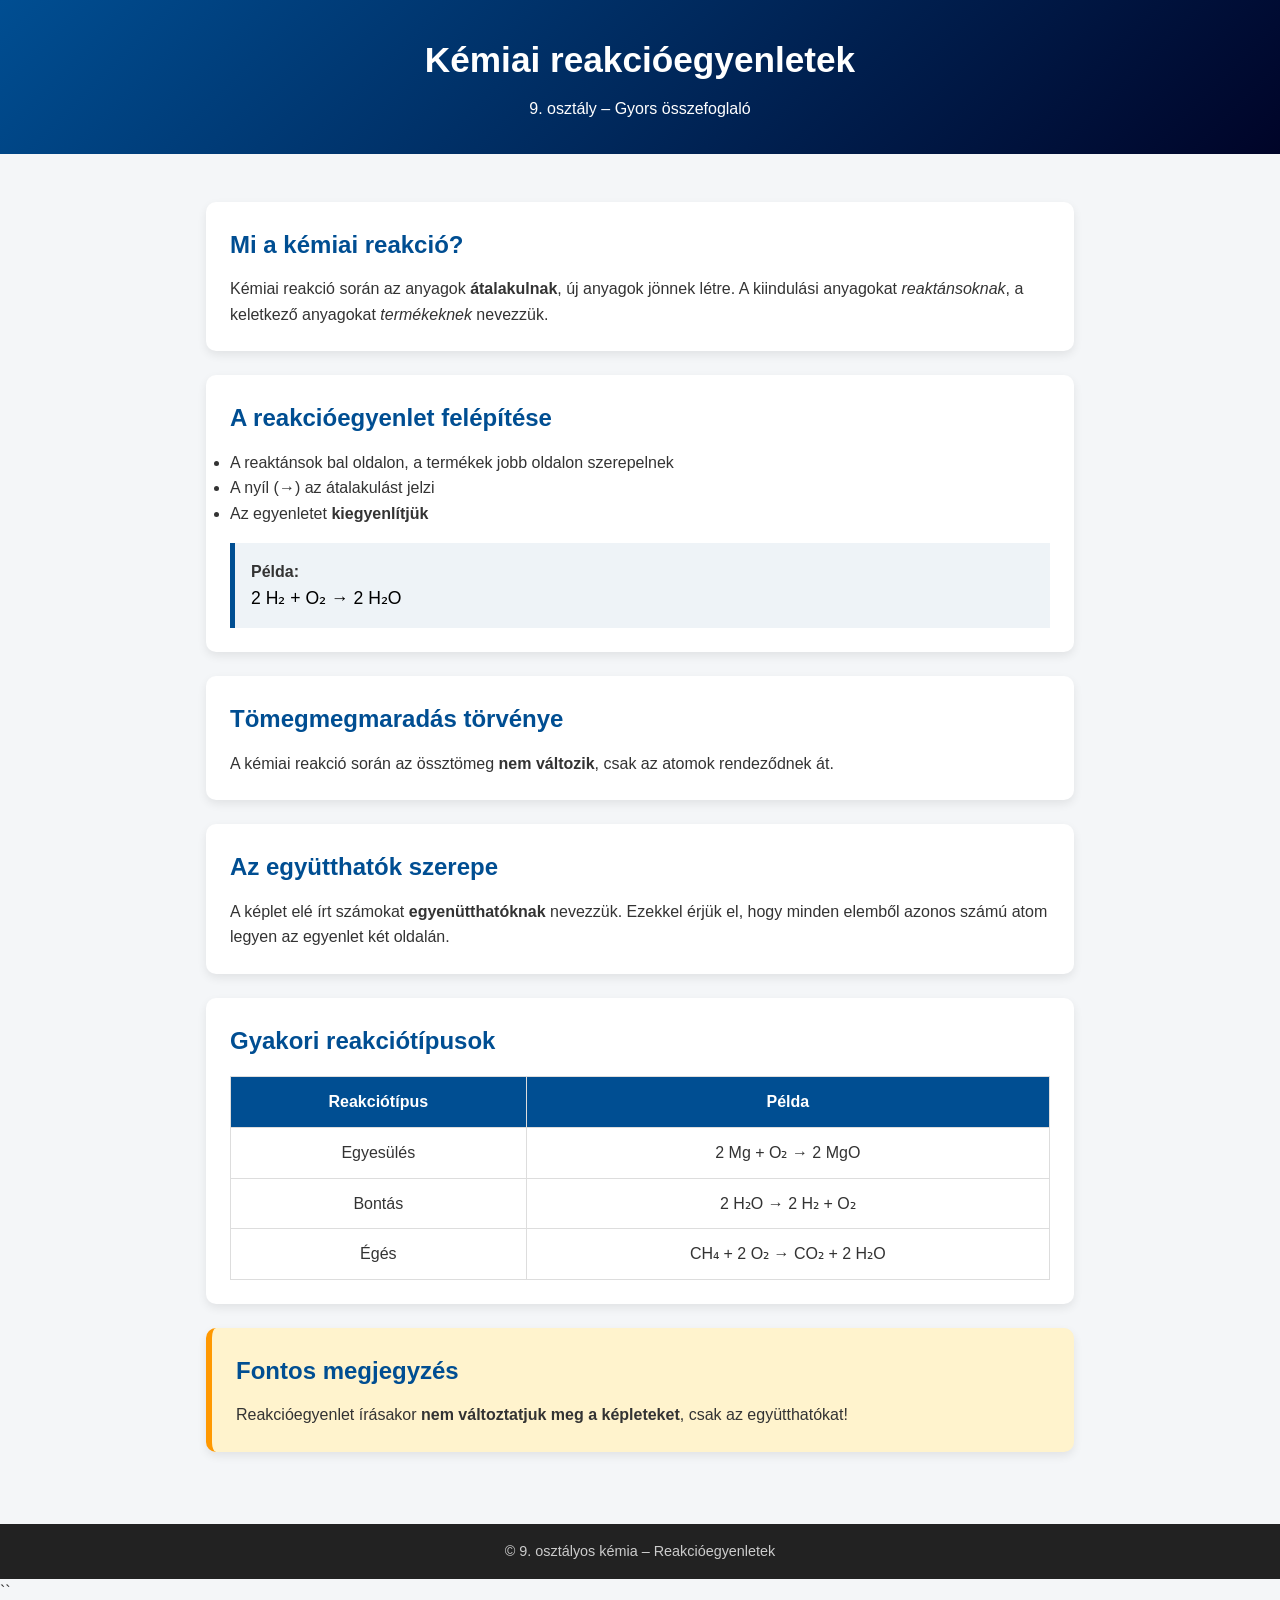
<file: kemia.html>
<!DOCTYPE html>
<html lang="hu">
<head>
    <meta charset="UTF-8">
    <title>Kémiai reakcióegyenletek – 9. osztály</title>
    <link rel="stylesheet" href="stilus.css">
</head>
<body>

<header>
    <h1>Kémiai reakcióegyenletek</h1>
    <p>9. osztály – Gyors összefoglaló</p>
</header>

<main>

<section>
    <h2>Mi a kémiai reakció?</h2>
    <p>
        Kémiai reakció során az anyagok <strong>átalakulnak</strong>, új anyagok jönnek létre.
        A kiindulási anyagokat <em>reaktánsoknak</em>, a keletkező anyagokat <em>termékeknek</em> nevezzük.
    </p>
</section>

<section>
    <h2>A reakcióegyenlet felépítése</h2>
    <ul>
        <li>A reaktánsok bal oldalon, a termékek jobb oldalon szerepelnek</li>
        <li>A nyíl (<strong>→</strong>) az átalakulást jelzi</li>
        <li>Az egyenletet <strong>kiegyenlítjük</strong></li>
    </ul>

    <div class="pelda">
        <strong>Példa:</strong><br>
        <code>2 H₂ + O₂ → 2 H₂O</code>
    </div>
</section>

<section>
    <h2>Tömegmegmaradás törvénye</h2>
    <p>
        A kémiai reakció során az össztömeg <strong>nem változik</strong>,
        csak az atomok rendeződnek át.
    </p>
</section>

<section>
    <h2>Az együtthatók szerepe</h2>
    <p>
        A képlet elé írt számokat <strong>egyenütthatóknak</strong> nevezzük.
        Ezekkel érjük el, hogy minden elemből azonos számú atom legyen az egyenlet két oldalán.
    </p>
</section>

<section>
    <h2>Gyakori reakciótípusok</h2>

    <table>
        <tr>
            <th>Reakciótípus</th>
            <th>Példa</th>
        </tr>
        <tr>
            <td>Egyesülés</td>
            <td>2 Mg + O₂ → 2 MgO</td>
        </tr>
        <tr>
            <td>Bontás</td>
            <td>2 H₂O → 2 H₂ + O₂</td>
        </tr>
        <tr>
            <td>Égés</td>
            <td>CH₄ + 2 O₂ → CO₂ + 2 H₂O</td>
        </tr>
    </table>

</section>

<section class="kiemelt">
    <h2>Fontos megjegyzés</h2>
    <p>
        Reakcióegyenlet írásakor <strong>nem változtatjuk meg a képleteket</strong>,
        csak az együtthatókat!
    </p>
</section>

</main>

<footer>
    <p>© 9. osztályos kémia – Reakcióegyenletek</p>
</footer>

</body>
</html>
``
</file>
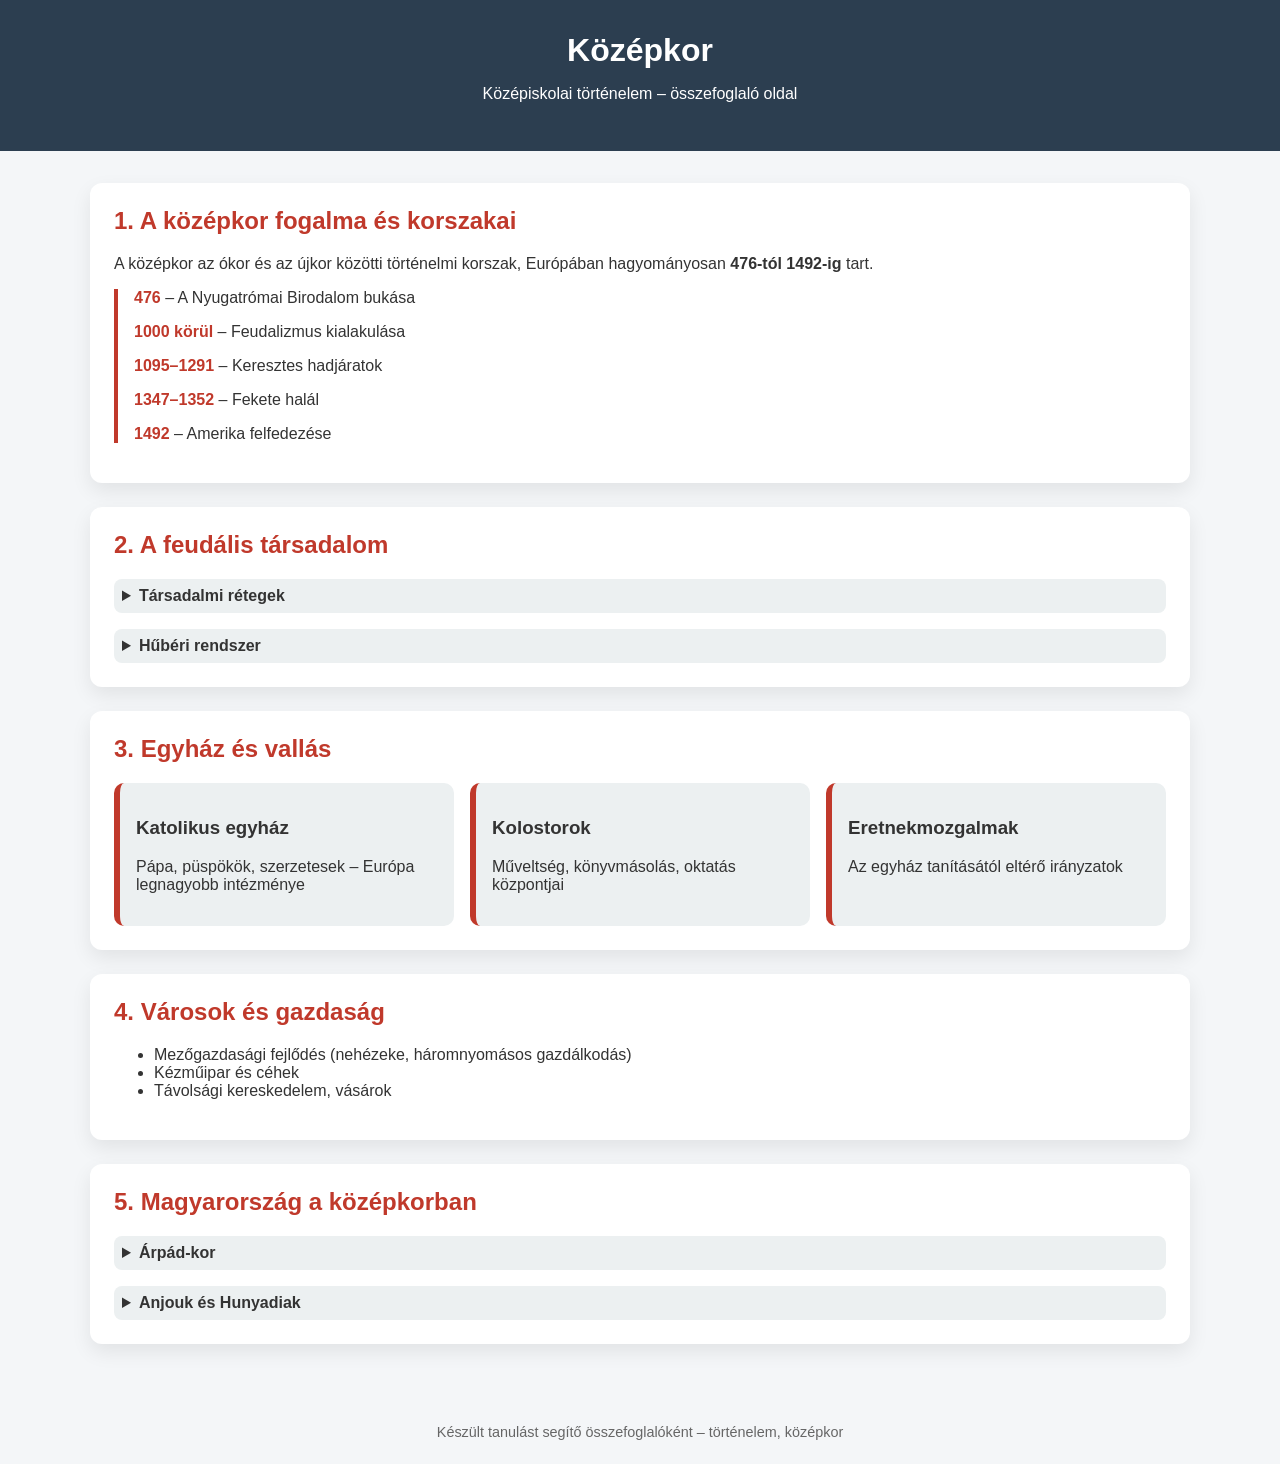
<file: tori.html>
<!DOCTYPE html>
<html lang="hu">
<head>
<meta charset="UTF-8">
<title>Középkor – Történelem összefoglaló</title>
<meta name="viewport" content="width=device-width, initial-scale=1.0">

<style>
:root {
  --bg: #f4f6f8;
  --card: #ffffff;
  --primary: #2c3e50;
  --accent: #c0392b;
  --soft: #ecf0f1;
}

body {
  margin: 0;
  font-family: "Segoe UI", Roboto, Arial, sans-serif;
  background: var(--bg);
  color: #333;
}

header {
  background: var(--primary);
  color: #fff;
  padding: 2rem;
  text-align: center;
}

header h1 {
  margin: 0;
}

.container {
  max-width: 1100px;
  margin: auto;
  padding: 2rem;
}

/* kártyák */
.section {
  background: var(--card);
  border-radius: 12px;
  padding: 1.5rem;
  margin-bottom: 1.5rem;
  box-shadow: 0 8px 20px rgba(0,0,0,.08);
}

.section h2 {
  color: var(--accent);
  margin-top: 0;
}

/* összecsukható */
details {
  margin-top: 1rem;
}

summary {
  font-weight: bold;
  cursor: pointer;
  padding: .5rem;
  background: var(--soft);
  border-radius: 8px;
}

/* fogalomkártyák */
.cards {
  display: grid;
  grid-template-columns: repeat(auto-fit, minmax(220px, 1fr));
  gap: 1rem;
}

.card {
  background: var(--soft);
  padding: 1rem;
  border-radius: 10px;
  border-left: 6px solid var(--accent);
}

/* idővonal */
.timeline {
  border-left: 4px solid var(--accent);
  padding-left: 1rem;
}

.event {
  margin-bottom: 1rem;
}

.event span {
  font-weight: bold;
  color: var(--accent);
}

footer {
  text-align: center;
  padding: 1.5rem;
  font-size: 0.9rem;
  color: #666;
}
</style>
</head>

<body>

<header>
  <h1>Középkor</h1>
  <p>Középiskolai történelem – összefoglaló oldal</p>
</header>

<div class="container">

  <section class="section">
    <h2>1. A középkor fogalma és korszakai</h2>
    <p>
      A középkor az ókor és az újkor közötti történelmi korszak, 
      Európában hagyományosan <strong>476-tól 1492-ig</strong> tart.
    </p>

    <div class="timeline">
      <div class="event"><span>476</span> – A Nyugatrómai Birodalom bukása</div>
      <div class="event"><span>1000 körül</span> – Feudalizmus kialakulása</div>
      <div class="event"><span>1095–1291</span> – Keresztes hadjáratok</div>
      <div class="event"><span>1347–1352</span> – Fekete halál</div>
      <div class="event"><span>1492</span> – Amerika felfedezése</div>
    </div>
  </section>

  <section class="section">
    <h2>2. A feudális társadalom</h2>
    <details>
      <summary>Társadalmi rétegek</summary>
      <ul>
        <li><strong>Papság</strong> – vallási, műveltségi szerep</li>
        <li><strong>Nemesség</strong> – katonai vezetőréteg</li>
        <li><strong>Jobbágyság</strong> – termelő réteg</li>
      </ul>
    </details>

    <details>
      <summary>Hűbéri rendszer</summary>
      <p>
        A földbirtok (hűbérbirtok) fejében katonai és politikai
        szolgálat járt. A kapcsolat személyes hűségen alapult.
      </p>
    </details>
  </section>

  <section class="section">
    <h2>3. Egyház és vallás</h2>
    <div class="cards">
      <div class="card">
        <h3>Katolikus egyház</h3>
        <p>Pápa, püspökök, szerzetesek – Európa legnagyobb intézménye</p>
      </div>
      <div class="card">
        <h3>Kolostorok</h3>
        <p>Műveltség, könyvmásolás, oktatás központjai</p>
      </div>
      <div class="card">
        <h3>Eretnekmozgalmak</h3>
        <p>Az egyház tanításától eltérő irányzatok</p>
      </div>
    </div>
  </section>

  <section class="section">
    <h2>4. Városok és gazdaság</h2>
    <ul>
      <li>Mezőgazdasági fejlődés (nehézeke, háromnyomásos gazdálkodás)</li>
      <li>Kézműipar és céhek</li>
      <li>Távolsági kereskedelem, vásárok</li>
    </ul>
  </section>

  <section class="section">
    <h2>5. Magyarország a középkorban</h2>
    <details>
      <summary>Árpád-kor</summary>
      <p>
        Államalapítás (Szent István), vármegyerendszer,
        keresztény királyság kiépülése.
      </p>
    </details>
    <details>
      <summary>Anjouk és Hunyadiak</summary>
      <p>
        Erős királyi hatalom, gazdasági fellendülés,
        török elleni harcok (Hunyadi János, Mátyás király).
      </p>
    </details>
  </section>

</div>

<footer>
  Készült tanulást segítő összefoglalóként – történelem, középkor
</footer>

</body>
</html>
</file>
<file: stilus.css>
* {
    box-sizing: border-box;
    margin: 0;
    padding: 0;
    font-family: "Segoe UI", Arial, sans-serif;
}

body {
    background-color: #f4f6f8;
    color: #333;
    line-height: 1.6;
}

header {
    background: linear-gradient(135deg, #004e92, #000428);
    color: white;
    padding: 2rem;
    text-align: center;
}

header h1 {
    font-size: 2.2rem;
    margin-bottom: 0.5rem;
}

main {
    max-width: 900px;
    margin: 2rem auto;
    padding: 1rem;
}

section {
    background: white;
    margin-bottom: 1.5rem;
    padding: 1.5rem;
    border-radius: 10px;
    box-shadow: 0 4px 10px rgba(0, 0, 0, 0.08);
}

h2 {
    color: #004e92;
    margin-bottom: 0.75rem;
}

.pelda {
    background: #eef3f7;
    padding: 1rem;
    margin-top: 1rem;
    border-left: 5px solid #004e92;
}

code {
    font-size: 1.1rem;
    color: #000;
}

table {
    width: 100%;
    border-collapse: collapse;
    margin-top: 1rem;
}

table th,
table td {
    border: 1px solid #ddd;
    padding: 0.75rem;
    text-align: center;
}

table th {
    background-color: #004e92;
    color: white;
}

.kiemelt {
    background-color: #fff3cd;
    border-left: 6px solid #ff9800;
}

footer {
    text-align: center;
    padding: 1rem;
    background-color: #222;
    color: #ccc;
    font-size: 0.9rem;
}
``
</file>
